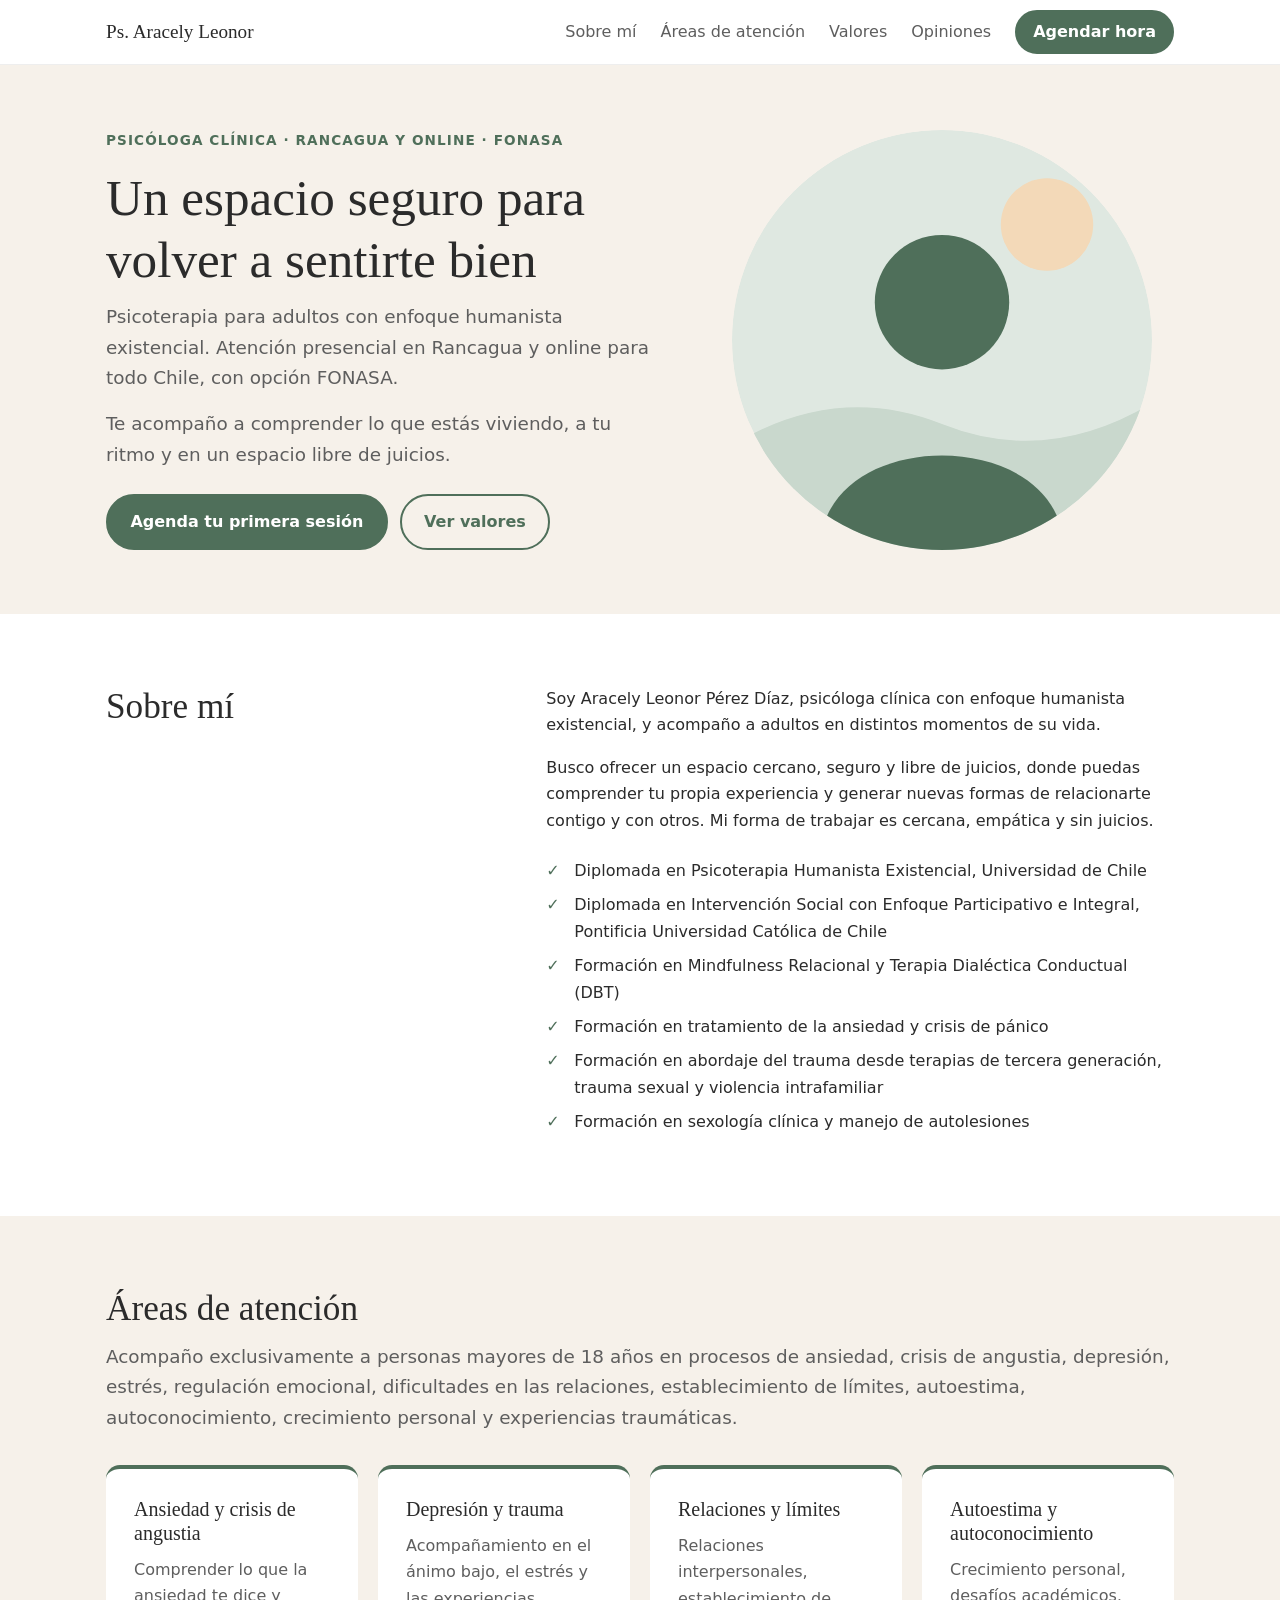
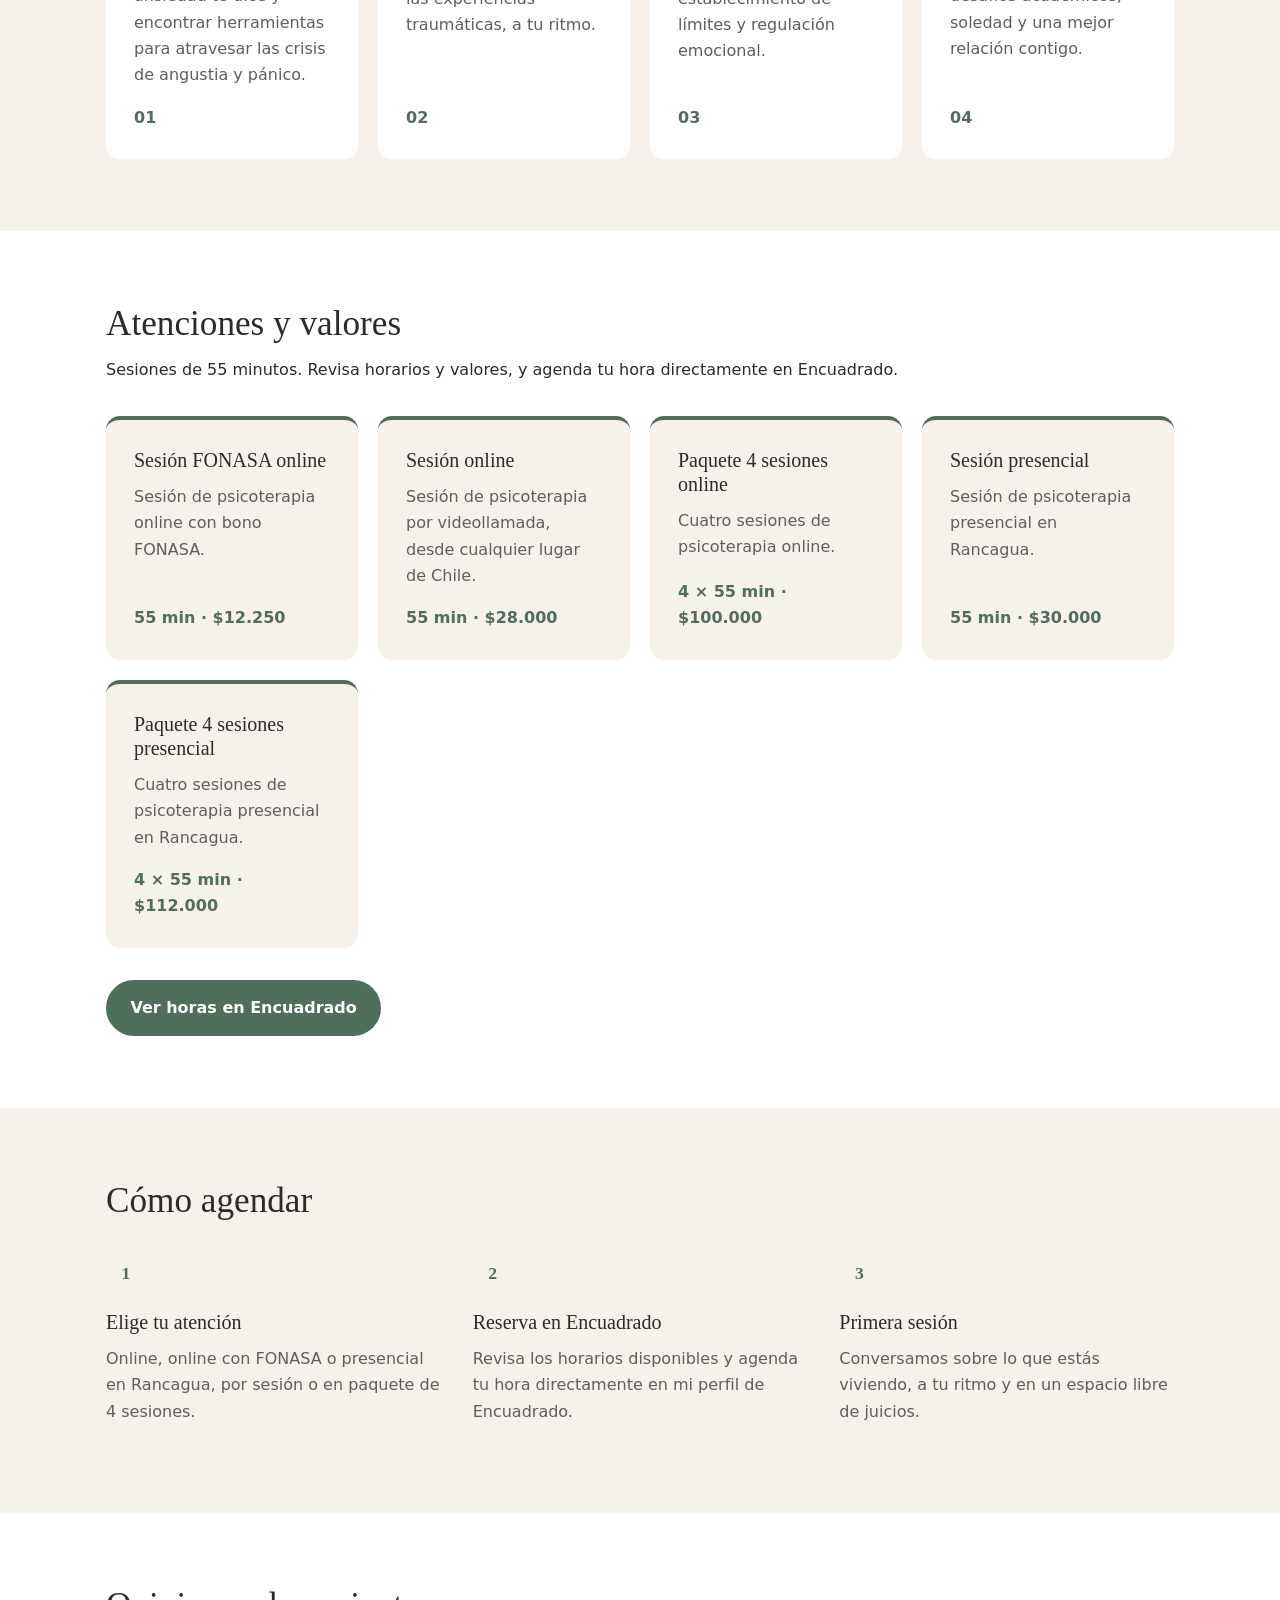
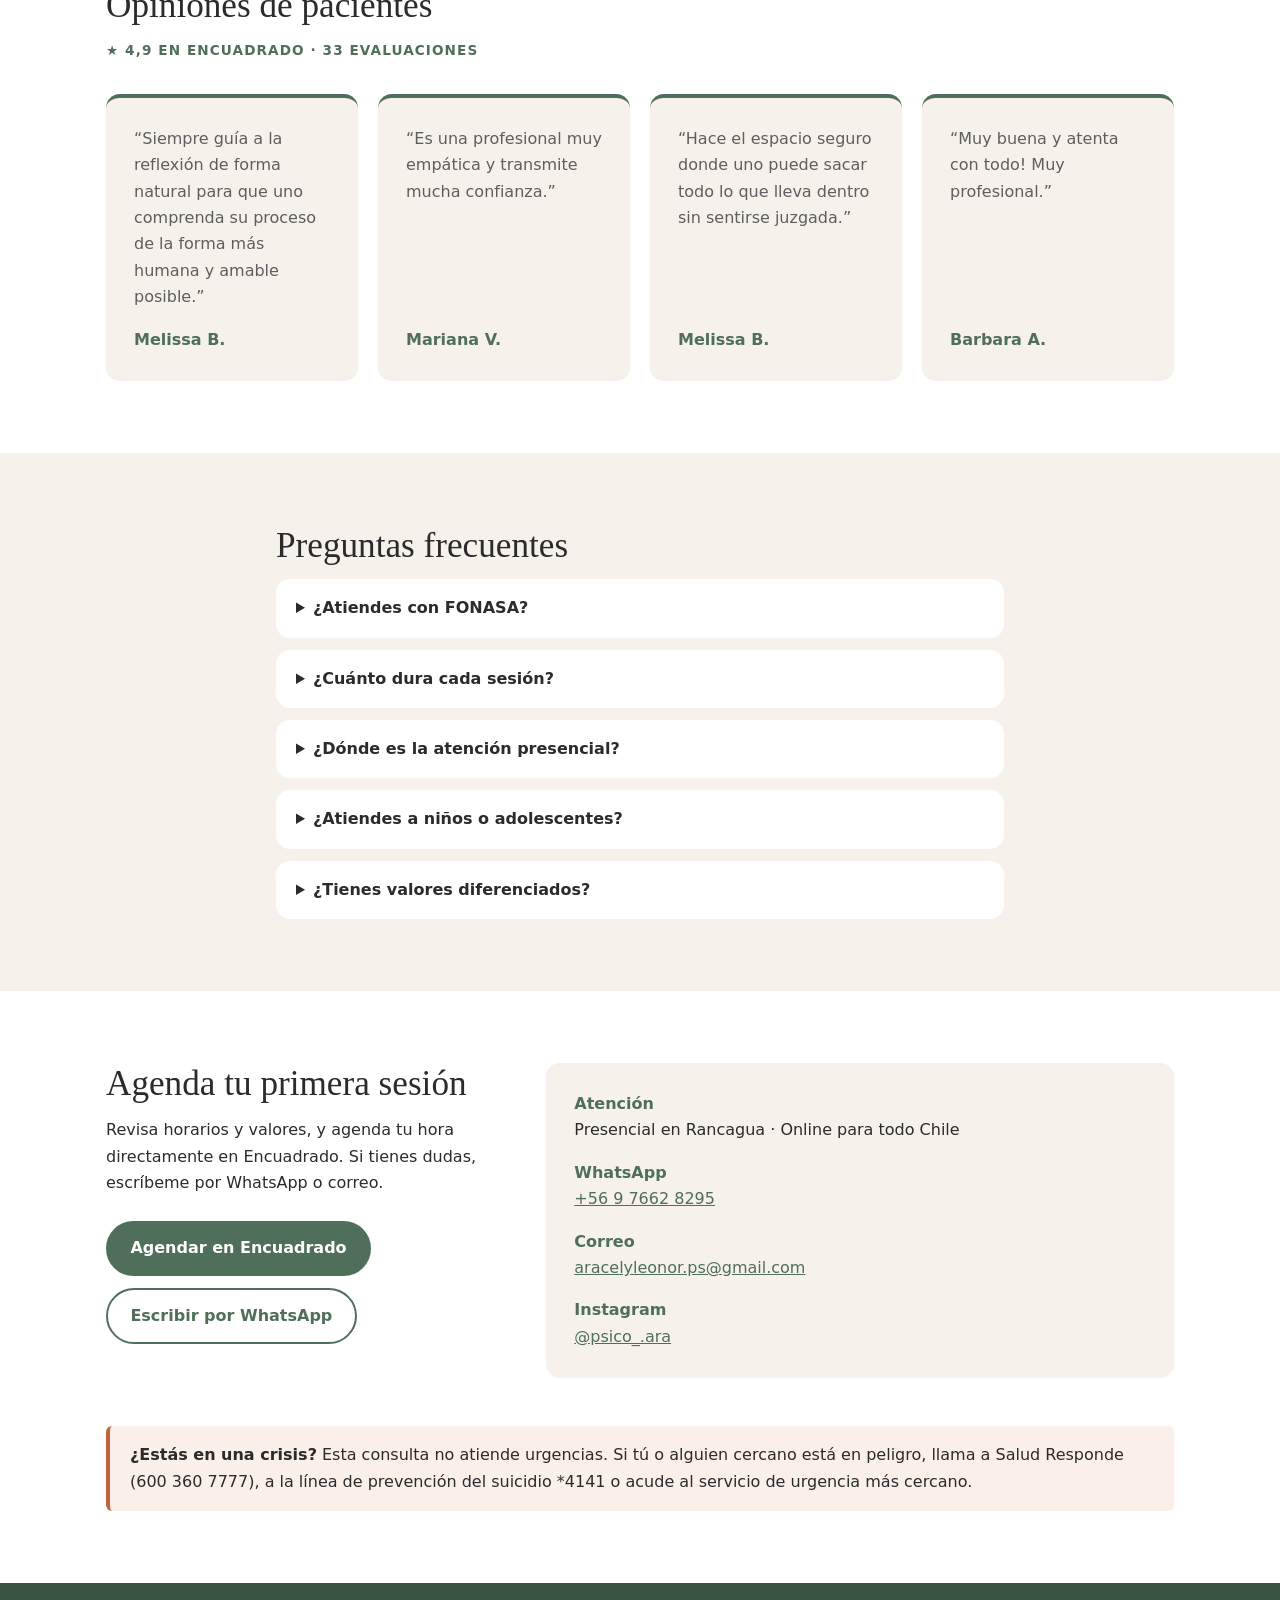
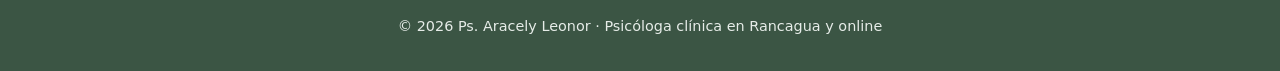
<file: index.html>
<!DOCTYPE html>
<html lang="es">
<head>
  <meta charset="UTF-8">
  <meta name="viewport" content="width=device-width, initial-scale=1.0">
  <title>Psicóloga en Rancagua con FONASA y Online | Ps. Aracely Leonor</title>
  <meta name="description" content="Psicoterapia para adultos con enfoque humanista existencial. Atención presencial en Rancagua y online para todo Chile, con opción FONASA.">
  <meta name="theme-color" content="#4f6f5a">
  <link rel="canonical" href="https://psicoara.cl/">
  <meta property="og:type" content="website">
  <meta property="og:url" content="https://psicoara.cl/">
  <meta property="og:title" content="Ps. Aracely Leonor · Psicóloga en Rancagua y online">
  <meta property="og:description" content="Un espacio seguro para volver a sentirte bien. Psicoterapia para adultos, presencial en Rancagua y online para todo Chile, con opción FONASA.">
  <link rel="icon" href="/favicon.svg" type="image/svg+xml">
  <link rel="stylesheet" href="/style.css">
</head>
<body>
  <a class="skip" href="#contenido">Saltar al contenido</a>

  <header class="header">
    <div class="container header__inner">
      <a class="logo" href="/">Ps. Aracely Leonor</a>
      <nav class="nav" aria-label="Principal">
        <a href="#sobre-mi">Sobre mí</a>
        <a href="#areas">Áreas de atención</a>
        <a href="#valores">Valores</a>
        <a href="#opiniones">Opiniones</a>
        <a class="btn btn--small" href="https://encuadrado.com/p/aracely-leonor-perez-diaz" rel="noopener" target="_blank">Agendar hora</a>
      </nav>
    </div>
  </header>

  <main id="contenido">
    <section class="hero">
      <div class="container hero__inner">
        <div>
          <p class="eyebrow">Psicóloga clínica · Rancagua y online · FONASA</p>
          <h1>Un espacio seguro para volver a sentirte bien</h1>
          <p class="lead">Psicoterapia para adultos con enfoque humanista existencial. Atención presencial en Rancagua y online para todo Chile, con opción FONASA.</p>
          <p class="lead">Te acompaño a comprender lo que estás viviendo, a tu ritmo y en un espacio libre de juicios.</p>
          <div class="hero__actions">
            <a class="btn" href="https://encuadrado.com/p/aracely-leonor-perez-diaz" rel="noopener" target="_blank">Agenda tu primera sesión</a>
            <a class="btn btn--ghost" href="#valores">Ver valores</a>
          </div>
        </div>
        <img class="hero__img" src="/img/retrato.svg" alt="Ilustración de la Ps. Aracely Leonor" width="420" height="420" fetchpriority="high">
      </div>
    </section>

    <section id="sobre-mi" class="section">
      <div class="container split">
        <h2>Sobre mí</h2>
        <div>
          <p>Soy Aracely Leonor Pérez Díaz, psicóloga clínica con enfoque humanista existencial, y acompaño a adultos en distintos momentos de su vida.</p>
          <p>Busco ofrecer un espacio cercano, seguro y libre de juicios, donde puedas comprender tu propia experiencia y generar nuevas formas de relacionarte contigo y con otros. Mi forma de trabajar es cercana, empática y sin juicios.</p>
          <ul class="checks">
            <li>Diplomada en Psicoterapia Humanista Existencial, Universidad de Chile</li>
            <li>Diplomada en Intervención Social con Enfoque Participativo e Integral, Pontificia Universidad Católica de Chile</li>
            <li>Formación en Mindfulness Relacional y Terapia Dialéctica Conductual (DBT)</li>
            <li>Formación en tratamiento de la ansiedad y crisis de pánico</li>
            <li>Formación en abordaje del trauma desde terapias de tercera generación, trauma sexual y violencia intrafamiliar</li>
            <li>Formación en sexología clínica y manejo de autolesiones</li>
          </ul>
        </div>
      </div>
    </section>

    <section id="areas" class="section section--tinted">
      <div class="container">
        <h2>Áreas de atención</h2>
        <p class="lead">Acompaño exclusivamente a personas mayores de 18 años en procesos de ansiedad, crisis de angustia, depresión, estrés, regulación emocional, dificultades en las relaciones, establecimiento de límites, autoestima, autoconocimiento, crecimiento personal y experiencias traumáticas.</p>
        <div class="cards">
          <article class="card">
            <h3>Ansiedad y crisis de angustia</h3>
            <p>Comprender lo que la ansiedad te dice y encontrar herramientas para atravesar las crisis de angustia y pánico.</p>
            <p class="card__meta">01</p>
          </article>
          <article class="card">
            <h3>Depresión y trauma</h3>
            <p>Acompañamiento en el ánimo bajo, el estrés y las experiencias traumáticas, a tu ritmo.</p>
            <p class="card__meta">02</p>
          </article>
          <article class="card">
            <h3>Relaciones y límites</h3>
            <p>Relaciones interpersonales, establecimiento de límites y regulación emocional.</p>
            <p class="card__meta">03</p>
          </article>
          <article class="card">
            <h3>Autoestima y autoconocimiento</h3>
            <p>Crecimiento personal, desafíos académicos, soledad y una mejor relación contigo.</p>
            <p class="card__meta">04</p>
          </article>
        </div>
      </div>
    </section>

    <section id="valores" class="section">
      <div class="container">
        <h2>Atenciones y valores</h2>
        <p>Sesiones de 55 minutos. Revisa horarios y valores, y agenda tu hora directamente en Encuadrado.</p>
        <div class="cards">
          <article class="card">
            <h3>Sesión FONASA online</h3>
            <p>Sesión de psicoterapia online con bono FONASA.</p>
            <p class="card__meta">55 min · $12.250</p>
          </article>
          <article class="card">
            <h3>Sesión online</h3>
            <p>Sesión de psicoterapia por videollamada, desde cualquier lugar de Chile.</p>
            <p class="card__meta">55 min · $28.000</p>
          </article>
          <article class="card">
            <h3>Paquete 4 sesiones online</h3>
            <p>Cuatro sesiones de psicoterapia online.</p>
            <p class="card__meta">4 × 55 min · $100.000</p>
          </article>
          <article class="card">
            <h3>Sesión presencial</h3>
            <p>Sesión de psicoterapia presencial en Rancagua.</p>
            <p class="card__meta">55 min · $30.000</p>
          </article>
          <article class="card">
            <h3>Paquete 4 sesiones presencial</h3>
            <p>Cuatro sesiones de psicoterapia presencial en Rancagua.</p>
            <p class="card__meta">4 × 55 min · $112.000</p>
          </article>
        </div>
        <div class="hero__actions">
          <a class="btn" href="https://encuadrado.com/p/aracely-leonor-perez-diaz" rel="noopener" target="_blank">Ver horas en Encuadrado</a>
        </div>
      </div>
    </section>

    <section id="proceso" class="section section--tinted">
      <div class="container">
        <h2>Cómo agendar</h2>
        <ol class="steps">
          <li>
            <h3>Elige tu atención</h3>
            <p>Online, online con FONASA o presencial en Rancagua, por sesión o en paquete de 4 sesiones.</p>
          </li>
          <li>
            <h3>Reserva en Encuadrado</h3>
            <p>Revisa los horarios disponibles y agenda tu hora directamente en mi perfil de Encuadrado.</p>
          </li>
          <li>
            <h3>Primera sesión</h3>
            <p>Conversamos sobre lo que estás viviendo, a tu ritmo y en un espacio libre de juicios.</p>
          </li>
        </ol>
      </div>
    </section>

    <section id="opiniones" class="section">
      <div class="container">
        <h2>Opiniones de pacientes</h2>
        <p class="eyebrow">★ 4,9 en Encuadrado · 33 evaluaciones</p>
        <div class="cards">
          <article class="card">
            <p>“Siempre guía a la reflexión de forma natural para que uno comprenda su proceso de la forma más humana y amable posible.”</p>
            <p class="card__meta">Melissa B.</p>
          </article>
          <article class="card">
            <p>“Es una profesional muy empática y transmite mucha confianza.”</p>
            <p class="card__meta">Mariana V.</p>
          </article>
          <article class="card">
            <p>“Hace el espacio seguro donde uno puede sacar todo lo que lleva dentro sin sentirse juzgada.”</p>
            <p class="card__meta">Melissa B.</p>
          </article>
          <article class="card">
            <p>“Muy buena y atenta con todo! Muy profesional.”</p>
            <p class="card__meta">Barbara A.</p>
          </article>
        </div>
      </div>
    </section>

    <section id="preguntas" class="section section--tinted">
      <div class="container narrow">
        <h2>Preguntas frecuentes</h2>
        <details>
          <summary>¿Atiendes con FONASA?</summary>
          <p>Sí. La sesión de psicoterapia online con FONASA tiene un valor de $12.250 y se agenda en Encuadrado.</p>
        </details>
        <details>
          <summary>¿Cuánto dura cada sesión?</summary>
          <p>Las sesiones duran 55 minutos, tanto online como presenciales.</p>
        </details>
        <details>
          <summary>¿Dónde es la atención presencial?</summary>
          <p>En Rancagua, Región de O'Higgins. La atención online está disponible para todo Chile.</p>
        </details>
        <details>
          <summary>¿Atiendes a niños o adolescentes?</summary>
          <p>No. Atiendo exclusivamente a personas mayores de 18 años.</p>
        </details>
        <details>
          <summary>¿Tienes valores diferenciados?</summary>
          <p>Para consultas o valores diferenciados, escríbeme a <a href="mailto:aracelyleonor.ps@gmail.com">aracelyleonor.ps@gmail.com</a>.</p>
        </details>
      </div>
    </section>

    <section id="contacto" class="section">
      <div class="container split">
        <div>
          <h2>Agenda tu primera sesión</h2>
          <p>Revisa horarios y valores, y agenda tu hora directamente en Encuadrado. Si tienes dudas, escríbeme por WhatsApp o correo.</p>
          <div class="hero__actions">
            <a class="btn" href="https://encuadrado.com/p/aracely-leonor-perez-diaz" rel="noopener" target="_blank">Agendar en Encuadrado</a>
            <a class="btn btn--ghost" href="https://wa.me/56976628295" rel="noopener" target="_blank">Escribir por WhatsApp</a>
          </div>
        </div>
        <dl class="info">
          <dt>Atención</dt>
          <dd>Presencial en Rancagua · Online para todo Chile</dd>
          <dt>WhatsApp</dt>
          <dd><a href="https://wa.me/56976628295" rel="noopener" target="_blank">+56 9 7662 8295</a></dd>
          <dt>Correo</dt>
          <dd><a href="mailto:aracelyleonor.ps@gmail.com">aracelyleonor.ps@gmail.com</a></dd>
          <dt>Instagram</dt>
          <dd><a href="https://www.instagram.com/psico_.ara/" rel="noopener" target="_blank">@psico_.ara</a></dd>
        </dl>
      </div>
      <div class="container">
        <p class="alert"><strong>¿Estás en una crisis?</strong> Esta consulta no atiende urgencias. Si tú o alguien cercano está en peligro, llama a Salud Responde (600 360 7777), a la línea de prevención del suicidio *4141 o acude al servicio de urgencia más cercano.</p>
      </div>
    </section>
  </main>

  <footer class="footer">
    <div class="container">
      <p>© 2026 Ps. Aracely Leonor · Psicóloga clínica en Rancagua y online</p>
    </div>
  </footer>
</body>
</html>
</file>
<file: style.css>
:root {
  --green: #4f6f5a;
  --green-dark: #3b5544;
  --sand: #f6f1ea;
  --text: #2b2b2b;
  --muted: #5e5e5e;
  --white: #fff;
  --radius: 14px;
  --serif: Georgia, "Times New Roman", serif;
  --sans: system-ui, -apple-system, "Segoe UI", Roboto, sans-serif;
}

*,
*::before,
*::after {
  box-sizing: border-box;
}

html {
  scroll-behavior: smooth;
  scroll-padding-top: 72px;
}

body {
  margin: 0;
  font: 1rem/1.65 var(--sans);
  color: var(--text);
  background: var(--white);
}

h1,
h2,
h3 {
  font-family: var(--serif);
  font-weight: 500;
  line-height: 1.2;
  margin: 0 0 0.75rem;
}

h1 { font-size: clamp(2rem, 5vw, 3.2rem); }
h2 { font-size: clamp(1.6rem, 3.5vw, 2.2rem); }
h3 { font-size: 1.25rem; }

p { margin: 0 0 1rem; }

a { color: var(--green); }

img { max-width: 100%; height: auto; }

.container {
  width: 100%;
  max-width: 1100px;
  margin: 0 auto;
  padding: 0 16px;
}

.narrow { max-width: 760px; }

.skip {
  position: absolute;
  left: -9999px;
}

.skip:focus {
  left: 16px;
  top: 16px;
  z-index: 10;
  padding: 0.5rem 1rem;
  background: var(--white);
}

/* Header */
.header {
  position: sticky;
  top: 0;
  z-index: 5;
  background: rgba(255, 255, 255, 0.95);
  border-bottom: 1px solid #eee;
}

.header__inner {
  display: flex;
  align-items: center;
  justify-content: space-between;
  gap: 1rem;
  min-height: 64px;
}

.logo {
  font-family: var(--serif);
  font-size: 1.2rem;
  color: var(--text);
  text-decoration: none;
}

.nav {
  display: flex;
  align-items: center;
  gap: 1.5rem;
}

.nav a:not(.btn) {
  color: var(--muted);
  text-decoration: none;
}

.nav a:not(.btn):hover { color: var(--green); }

/* Buttons */
.btn {
  display: inline-block;
  padding: 0.8rem 1.4rem;
  border: 2px solid var(--green);
  border-radius: 999px;
  background: var(--green);
  color: var(--white);
  font-weight: 600;
  text-decoration: none;
  transition: background 0.2s, color 0.2s;
}

.btn:hover {
  background: var(--green-dark);
  border-color: var(--green-dark);
}

.btn--ghost {
  background: transparent;
  color: var(--green);
}

.btn--ghost:hover {
  background: var(--green);
  color: var(--white);
}

.btn--small { padding: 0.45rem 1rem; }

/* Hero */
.hero {
  background: var(--sand);
  padding: 4rem 0;
}

.hero__inner {
  display: grid;
  grid-template-columns: 1.2fr 1fr;
  align-items: center;
  gap: 3rem;
}

.hero__img {
  justify-self: center;
  border-radius: 50%;
}

.eyebrow {
  color: var(--green);
  font-size: 0.85rem;
  font-weight: 600;
  letter-spacing: 0.08em;
  text-transform: uppercase;
}

.lead {
  font-size: 1.15rem;
  color: var(--muted);
}

.hero__actions {
  display: flex;
  flex-wrap: wrap;
  gap: 0.75rem;
  margin-top: 1.5rem;
}

/* Sections */
.section { padding: 4.5rem 0; }

.section--tinted { background: var(--sand); }

.split {
  display: grid;
  grid-template-columns: 1fr 1.6fr;
  gap: 3rem;
}

.checks {
  list-style: none;
  padding: 0;
  margin: 1.5rem 0 0;
}

.checks li {
  padding-left: 1.75rem;
  margin-bottom: 0.5rem;
  position: relative;
}

.checks li::before {
  content: "✓";
  position: absolute;
  left: 0;
  color: var(--green);
  font-weight: 700;
}

/* Cards */
.cards {
  display: grid;
  grid-template-columns: repeat(auto-fit, minmax(230px, 1fr));
  gap: 1.25rem;
  margin-top: 2rem;
}

.card {
  display: flex;
  flex-direction: column;
  padding: 1.75rem;
  background: var(--white);
  border-radius: var(--radius);
  border-top: 4px solid var(--green);
}

.card p { color: var(--muted); }

.card__meta {
  margin: auto 0 0;
  font-weight: 600;
  color: var(--green) !important;
}

/* Steps */
.steps {
  list-style: none;
  counter-reset: step;
  display: grid;
  grid-template-columns: repeat(auto-fit, minmax(240px, 1fr));
  gap: 2rem;
  padding: 0;
  margin: 2rem 0 0;
}

.steps li { counter-increment: step; }

.steps li::before {
  content: counter(step);
  display: grid;
  place-items: center;
  width: 2.5rem;
  height: 2.5rem;
  margin-bottom: 1rem;
  border-radius: 50%;
  background: var(--sand);
  color: var(--green);
  font: 600 1.1rem var(--serif);
}

.steps p { color: var(--muted); }

/* FAQ */
details {
  background: var(--white);
  border-radius: var(--radius);
  padding: 1rem 1.25rem;
  margin-top: 0.75rem;
}

summary {
  cursor: pointer;
  font-weight: 600;
}

details p {
  margin: 0.75rem 0 0;
  color: var(--muted);
}

/* Contact */
.info {
  margin: 0;
  padding: 1.75rem;
  background: var(--sand);
  border-radius: var(--radius);
}

.info dt {
  font-weight: 600;
  color: var(--green);
}

.info dd { margin: 0 0 1rem; }

.info dd:last-child { margin-bottom: 0; }

.alert {
  margin: 3rem 0 0;
  padding: 1rem 1.25rem;
  border-left: 4px solid #c0663f;
  background: #fbefe9;
  border-radius: 6px;
}

/* Footer */
.footer {
  padding: 2rem 0;
  background: var(--green-dark);
  color: #e6ece8;
  font-size: 0.9rem;
  text-align: center;
}

.footer p { margin: 0; }

/* Responsive */
@media (max-width: 800px) {
  .nav a:not(.btn) { display: none; }

  .hero { padding: 2.5rem 0; }

  .hero__inner,
  .split {
    grid-template-columns: 1fr;
    gap: 2rem;
  }

  .hero__img {
    order: -1;
    width: 200px;
  }

  .section { padding: 3rem 0; }
}

@media (prefers-reduced-motion: reduce) {
  html { scroll-behavior: auto; }
}

.section > .container > .hero__actions { margin-top: 2rem; }
.section:not(.section--tinted) .card { background: var(--sand); }
</file>
